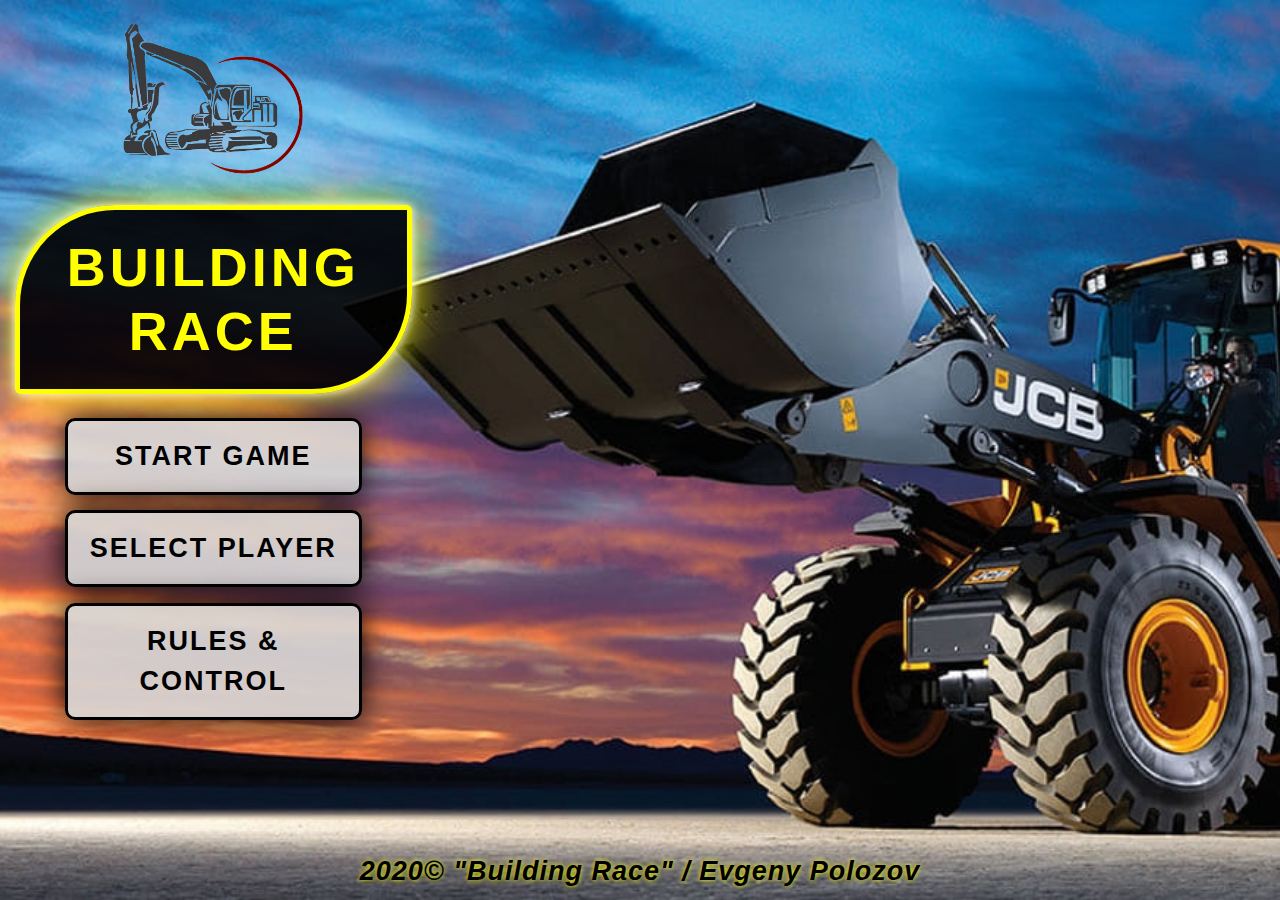
<file: index.html>
<!DOCTYPE html>
<html lang="en">

<head>
    <meta charset="UTF-8">
    <meta name="viewport" content="width=device-width, initial-scale=1.0">
    <title>building_race</title>
    <meta name="author" content="Polozov_Evgeny">
    <meta name="keywords" content="game, building race, игра, строительная гонка">
    <link rel="stylesheet" href="css/bootstrap.css">
    <link rel="stylesheet" href="css/style_start.css">
    <link rel="shortcut icon" href="img/favicon.ico">
</head>

<body>

    <section class="main">
        <div class="container-fluid">
            <div class="row row_name">
                <div class="col-lg-4 text-center justify-content-center">
                    <a href="https://www.jcb.com/ru-ru/stroitielstvo" target="_block"><img src="img/logo_race.png" alt="logo_race" width="50%"></a>
                    <h1>Building Race</h1>
                    <a href="game.html" target="_self"><button class="btn btn-info my_btn">Start Game</button></a>
                    <a href="player.html" target="_self"><button class="btn btn-info my_btn">Select Player</button></a>
                    <a href="rules.html" target="_self"><button class="btn btn-info my_btn">Rules & Control</button></a>
                </div>
                <div class="col-lg-8">
                </div>
            </div>
            <div class="row row_git">
                <div class="col-lg-12 text-center">
                    <h5>2020© "Building Race" / <a href="https://github.com/Polozov-Evgeny" target="_blank">Evgeny Polozov</a></h5>
            </div>
        </div>
    </section>

</body>

</html>
</file>
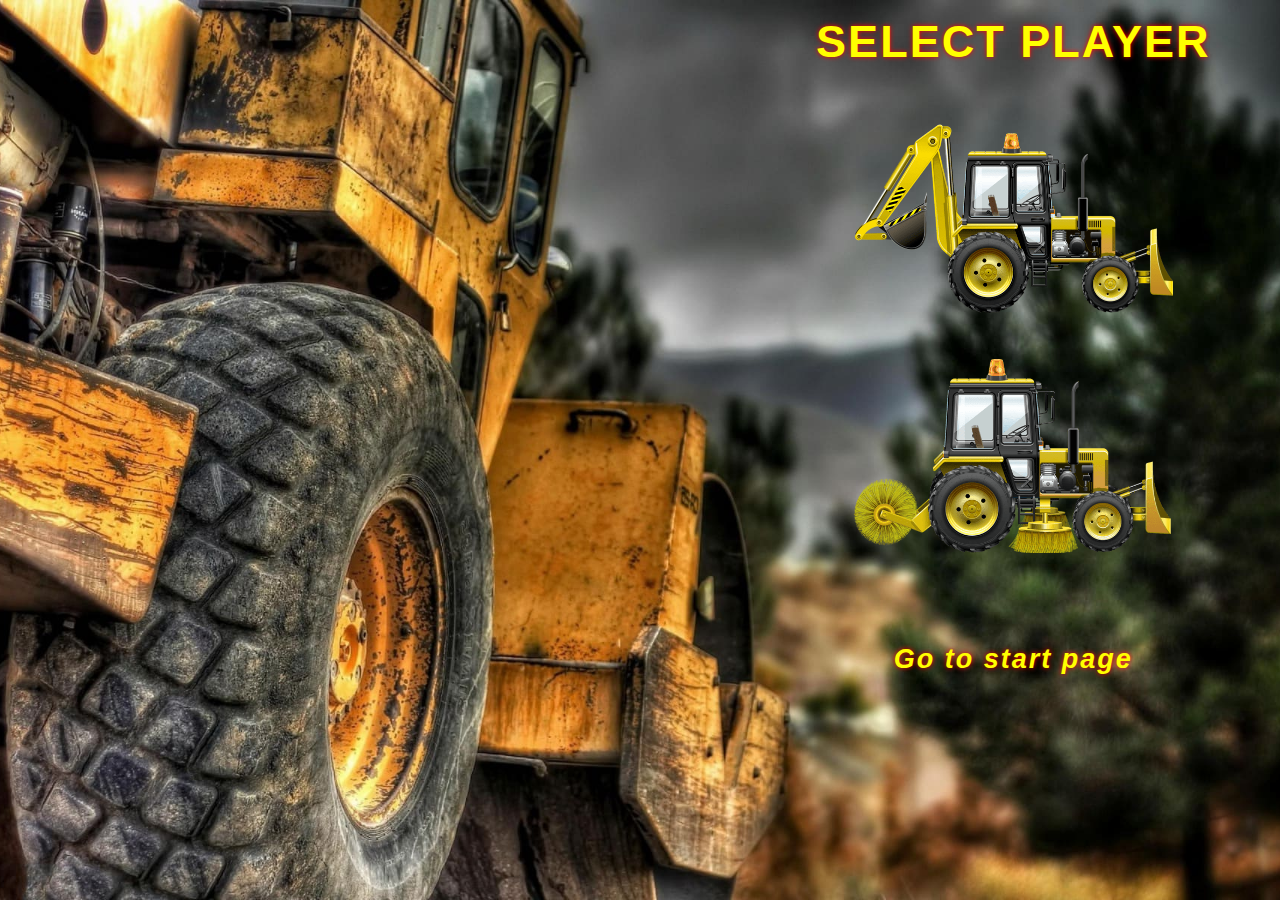
<file: index_player.html>
<!DOCTYPE html>
<html lang="en">

<head>
    <meta charset="UTF-8">
    <meta name="viewport" content="width=device-width, initial-scale=1.0">
    <title>building_race</title>
    <meta name="author" content="Polozov_Evgeny">
    <meta name="keywords" content="game, building race, игра, строительная гонка">
    <link rel="stylesheet" href="css/bootstrap.css">
    <link rel="stylesheet" href="css/style_player.css">
    <link rel="shortcut icon" href="img/favicon.ico">
</head>

<body>

    <section class="main">
        <div class="container-fluid">
            <div class="row row_select_player">
                <div class="col-lg-7">
                </div>
                <div class="col-lg-5 text-center justify-content-center">
                    <h2>Select Player</h2>
                    <div id="player1"><img src="img/player1.png" id="img_player1" alt="player1"></div>
                    <div id="player2"><img src="img/player2.png" id="img_player2" alt="player2"></div>
                    <h5><a href="index_start.html" target="_self">Go to start page</a></h5>
                </div>
            </div>
        </div>
    </section>

    <script src="script_player.js" async></script>
</body>

</html>
</file>
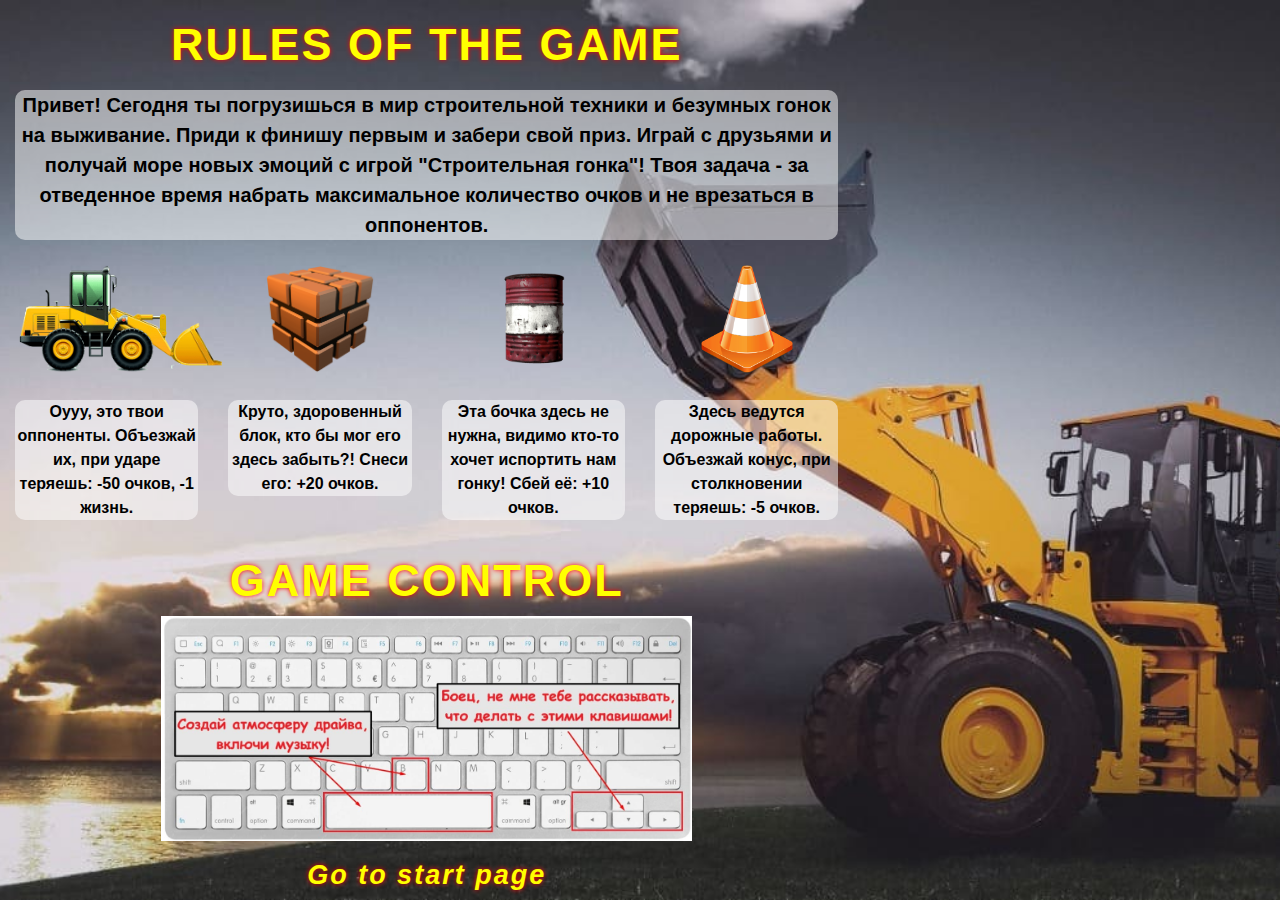
<file: index_rules.html>
<!DOCTYPE html>
<html lang="en">

<head>
    <meta charset="UTF-8">
    <meta name="viewport" content="width=device-width, initial-scale=1.0">
    <title>building_race</title>
    <meta name="author" content="Polozov_Evgeny">
    <meta name="keywords" content="game, building race, игра, строительная гонка">
    <link rel="stylesheet" href="css/bootstrap.css">
    <link rel="stylesheet" href="css/style_rules.css">
    <link rel="shortcut icon" href="img/favicon.ico">
</head>

<body>

    <section class="main">
        <div class="container-fluid">
            <div class="row row_rules1 text-center">
                <div class="col-lg-8">
                    <h2>Rules of the game</h2>
                    <p>Привет! Сегодня ты погрузишься в мир строительной техники и безумных гонок на выживание. Приди к финишу первым и забери свой приз. Играй с друзьями и получай море новых эмоций с игрой "Строительная гонка"! Твоя задача - за отведенное время набрать максимальное количество очков и не врезаться в оппонентов.</p>
                </div>
                <div class="col-lg-4"></div>
            </div>
            <div class="row row_rules2 text-center justify-content-center">
                <div class="col-lg-2">
                    <img src="img/enemy1.png" alt="enemy">
                </div>
                <div class="col-lg-2">
                    <img src="img/stone.png" alt="stone">
                </div>
                <div class="col-lg-2">
                    <img src="img/barrel.png" alt="barrel">
                </div>
                <div class="col-lg-2">
                    <img src="img/cone.png" alt="cone">
                </div>
                <div class="col-lg-4"></div>
            </div>
            <div class="row row_rules3 text-center">
                <div class="col-lg-2">
                    <p id="p1">Оууу, это твои оппоненты. Объезжай их, при ударе теряешь: -50 очков, -1 жизнь.</p>
                </div>
                <div class="col-lg-2">
                    <p id="p1">Круто, здоровенный блок, кто бы мог его здесь забыть?! Снеси его: +20 очков.</p>
                </div>
                <div class="col-lg-2">
                    <p id="p1">Эта бочка здесь не нужна, видимо кто-то хочет испортить нам гонку! Сбей её: +10 очков.</p>
                </div>
                <div class="col-lg-2">
                    <p id="p1">Здесь ведутся дорожные работы. Объезжай конус, при столкновении теряешь: -5 очков.</p>
                <div class="col-lg-4"></div></div>
            </div>
            <div class="row row_control text-center justify-content-center">
                <div class="col-lg-8">
                    <h2>Game control</h2>
                    <img id="control" src="img/control.jpg" alt="cone">
                    <h5><a href="index_start.html" target="_self">Go to start page</a></h5>
                </div>
                <div class="col-lg-4"></div>
            </div>
        </div>
    </section>

</body>

</html>
</file>
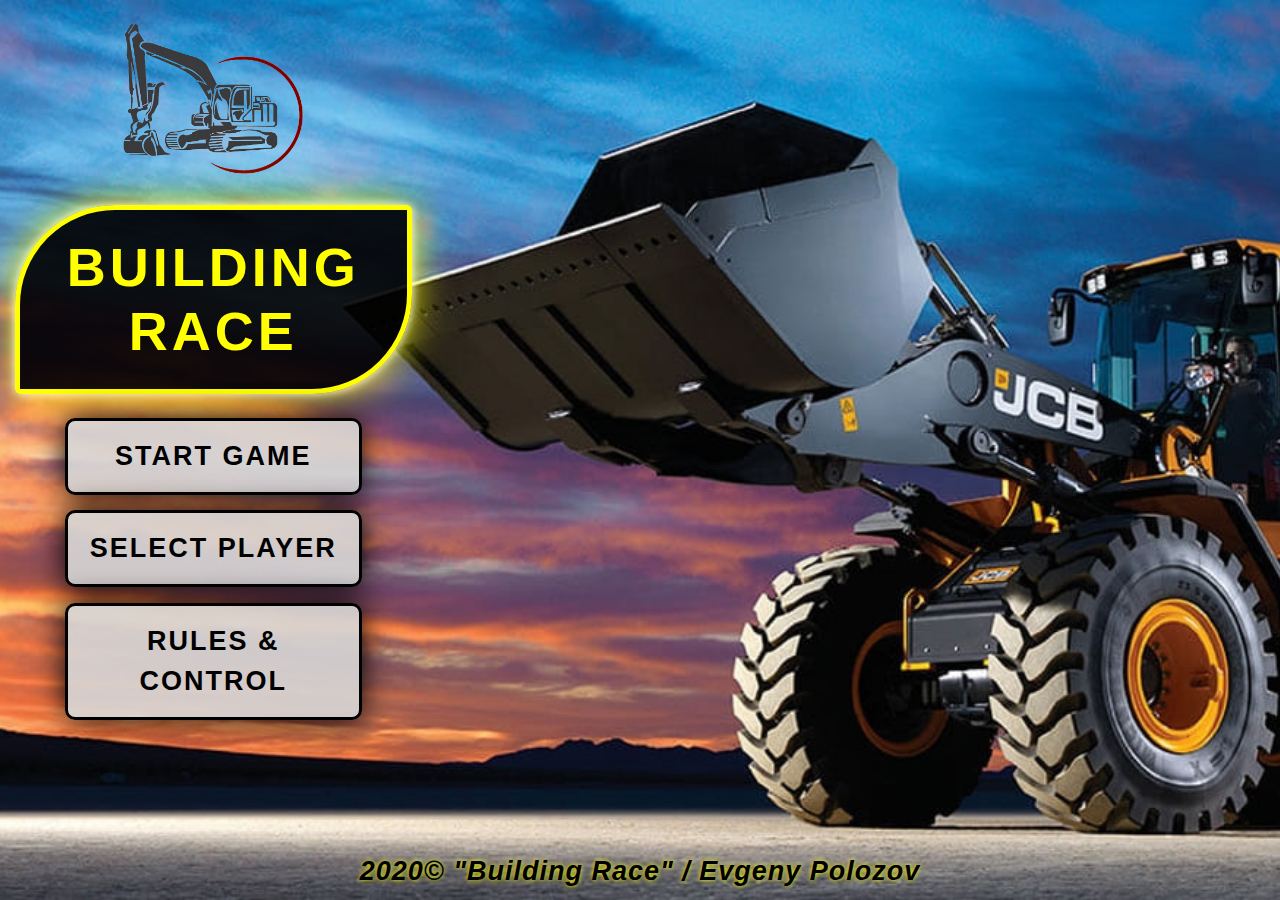
<file: index_start.html>
<!DOCTYPE html>
<html lang="en">

<head>
    <meta charset="UTF-8">
    <meta name="viewport" content="width=device-width, initial-scale=1.0">
    <title>building_race</title>
    <meta name="author" content="Polozov_Evgeny">
    <meta name="keywords" content="game, building race, игра, строительная гонка">
    <link rel="stylesheet" href="css/bootstrap.css">
    <link rel="stylesheet" href="css/style_start.css">
    <link rel="shortcut icon" href="img/favicon.ico">
</head>

<body>

    <section class="main">
        <div class="container-fluid">
            <div class="row row_name">
                <div class="col-lg-4 text-center justify-content-center">
                    <a href="https://www.jcb.com/ru-ru/stroitielstvo" target="_block"><img src="img/logo_race.png" alt="logo_race" width="50%"></a>
                    <h1>Building Race</h1>
                    <a href="index_game.html" target="_self"><button class="btn btn-info my_btn">Start Game</button></a>
                    <a href="index_player.html" target="_self"><button class="btn btn-info my_btn">Select Player</button></a>
                    <a href="index_rules.html" target="_self"><button class="btn btn-info my_btn">Rules & Control</button></a>
                </div>
                <div class="col-lg-8">
                </div>
            </div>
            <div class="row row_git">
                <div class="col-lg-12 text-center">
                    <h5>2020© "Building Race" / <a href="https://github.com/Polozov-Evgeny" target="_blank">Evgeny Polozov</a></h5>
            </div>
        </div>
    </section>

</body>

</html>
</file>
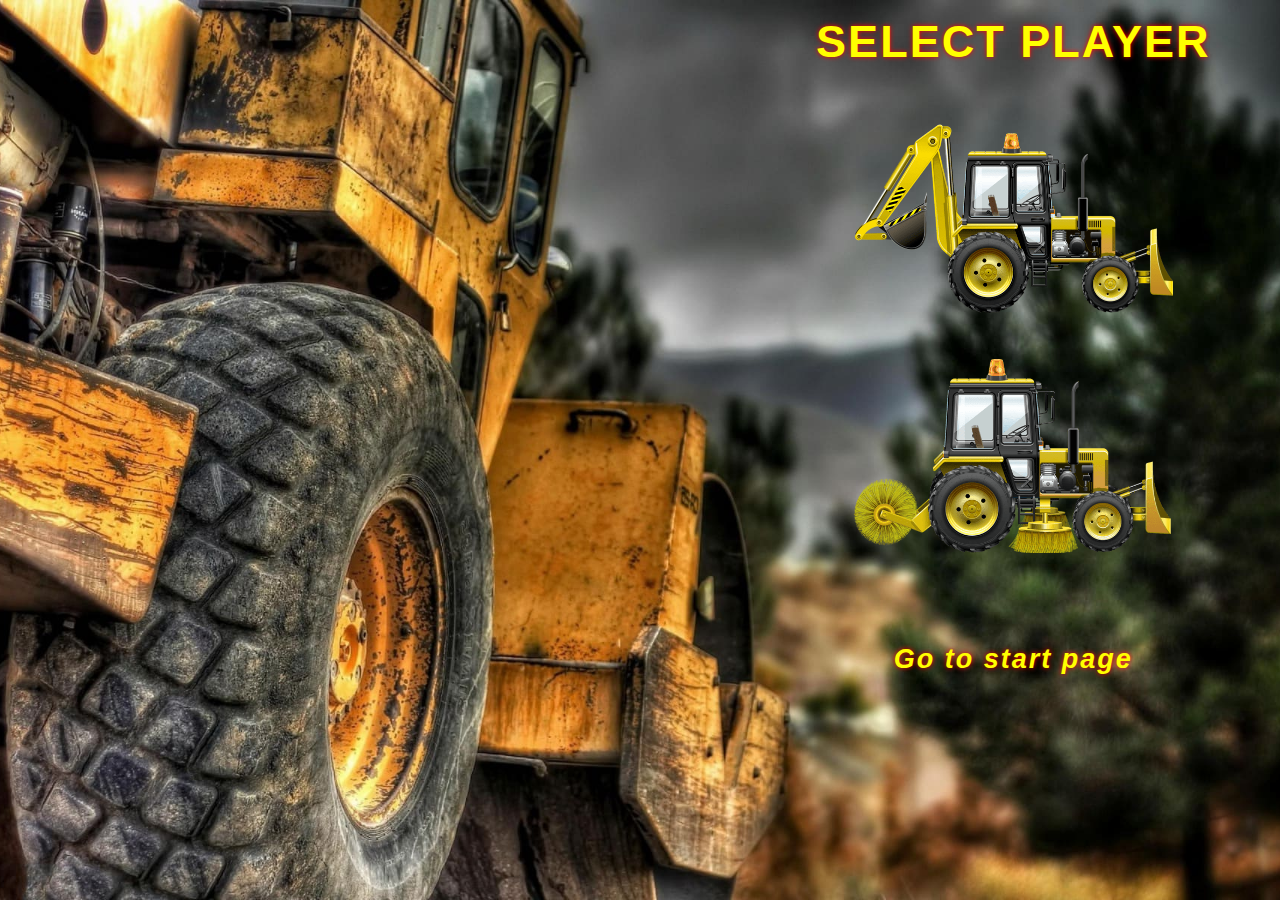
<file: player.html>
<!DOCTYPE html>
<html lang="en">

<head>
    <meta charset="UTF-8">
    <meta name="viewport" content="width=device-width, initial-scale=1.0">
    <title>building_race</title>
    <meta name="author" content="Polozov_Evgeny">
    <meta name="keywords" content="game, building race, игра, строительная гонка">
    <link rel="stylesheet" href="css/bootstrap.css">
    <link rel="stylesheet" href="css/style_player.css">
    <link rel="shortcut icon" href="img/favicon.ico">
</head>

<body>

    <section class="main">
        <div class="container-fluid">
            <div class="row row_select_player">
                <div class="col-lg-7">
                </div>
                <div class="col-lg-5 text-center justify-content-center">
                    <h2>Select Player</h2>
                    <div id="player1"><img src="img/player1.png" id="img_player1" alt="player1"></div>
                    <div id="player2"><img src="img/player2.png" id="img_player2" alt="player2"></div>
                    <h5><a href="index.html" target="_self">Go to start page</a></h5>
                </div>
            </div>
        </div>
    </section>

    <script src="script_player.js" async></script>
</body>

</html>
</file>
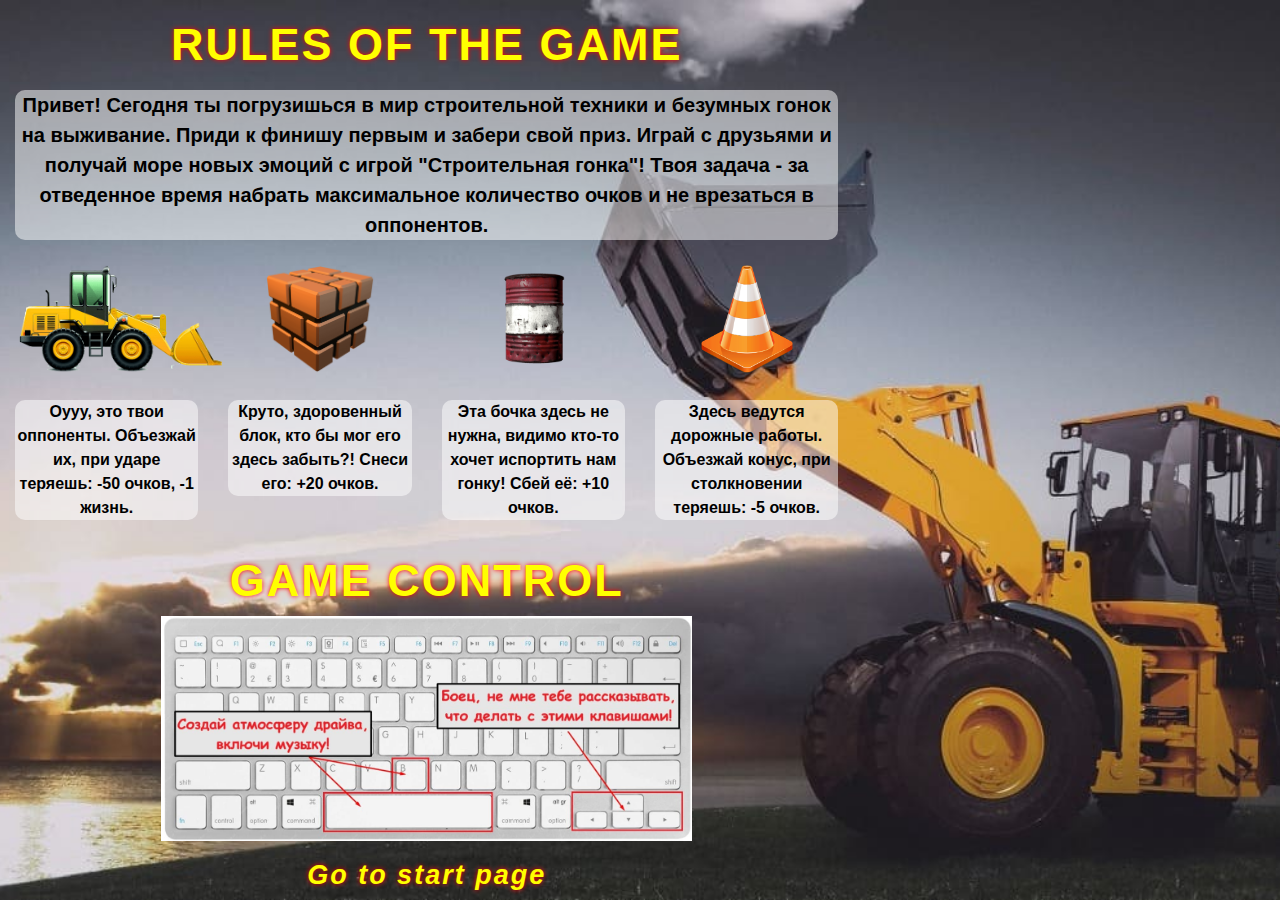
<file: rules.html>
<!DOCTYPE html>
<html lang="en">

<head>
    <meta charset="UTF-8">
    <meta name="viewport" content="width=device-width, initial-scale=1.0">
    <title>building_race</title>
    <meta name="author" content="Polozov_Evgeny">
    <meta name="keywords" content="game, building race, игра, строительная гонка">
    <link rel="stylesheet" href="css/bootstrap.css">
    <link rel="stylesheet" href="css/style_rules.css">
    <link rel="shortcut icon" href="img/favicon.ico">
</head>

<body>

    <section class="main">
        <div class="container-fluid">
            <div class="row row_rules1 text-center">
                <div class="col-lg-8">
                    <h2>Rules of the game</h2>
                    <p>Привет! Сегодня ты погрузишься в мир строительной техники и безумных гонок на выживание. Приди к финишу первым и забери свой приз. Играй с друзьями и получай море новых эмоций с игрой "Строительная гонка"! Твоя задача - за отведенное время набрать максимальное количество очков и не врезаться в оппонентов.</p>
                </div>
                <div class="col-lg-4"></div>
            </div>
            <div class="row row_rules2 text-center justify-content-center">
                <div class="col-lg-2">
                    <img src="img/enemy1.png" alt="enemy">
                </div>
                <div class="col-lg-2">
                    <img src="img/stone.png" alt="stone">
                </div>
                <div class="col-lg-2">
                    <img src="img/barrel.png" alt="barrel">
                </div>
                <div class="col-lg-2">
                    <img src="img/cone.png" alt="cone">
                </div>
                <div class="col-lg-4"></div>
            </div>
            <div class="row row_rules3 text-center">
                <div class="col-lg-2">
                    <p id="p1">Оууу, это твои оппоненты. Объезжай их, при ударе теряешь: -50 очков, -1 жизнь.</p>
                </div>
                <div class="col-lg-2">
                    <p id="p1">Круто, здоровенный блок, кто бы мог его здесь забыть?! Снеси его: +20 очков.</p>
                </div>
                <div class="col-lg-2">
                    <p id="p1">Эта бочка здесь не нужна, видимо кто-то хочет испортить нам гонку! Сбей её: +10 очков.</p>
                </div>
                <div class="col-lg-2">
                    <p id="p1">Здесь ведутся дорожные работы. Объезжай конус, при столкновении теряешь: -5 очков.</p>
                <div class="col-lg-4"></div></div>
            </div>
            <div class="row row_control text-center justify-content-center">
                <div class="col-lg-8">
                    <h2>Game control</h2>
                    <img id="control" src="img/control.jpg" alt="cone">
                    <h5><a href="index.html" target="_self">Go to start page</a></h5>
                </div>
                <div class="col-lg-4"></div>
            </div>
        </div>
    </section>

</body>

</html>
</file>
<file: css/style_start.css>
* {
    margin: 0;
    padding: 0;
    box-sizing: border-box;
}

body {
    background: url(../img/background_start.jpg);
    height: 100vh;
    background-size: cover;
    background-position: center;
    background-repeat: no-repeat;
}

.row_name {
    height: 95vh;
}

.row_git {
    height: 5vh;
}

a img {
    margin-top: 3%;
}

a img:hover {
    box-shadow: 0 0 10px #ffffff, 0 0 30px rgb(255, 0, 0);
}

a img:active {
    box-shadow: 0 0 10px #ffffff, 0 0 30px rgb(255, 255, 0);
}

h1 {
    display: inline-block;
    background-color: rgba(0, 0, 0, 0.9);
    color: rgb(255, 255, 0);
    padding: 25px;
    border-radius: 100px 5px;
    border: 5px solid rgb(255, 255, 0);
    font-family: sans-serif;
    box-shadow: 0 0 10px #ffffff, 0 0 40px rgb(255, 255, 0);
    font-size: 6vh;
    font-weight: 800;
    text-transform: uppercase;
    letter-spacing: 4px;
    margin-top: 5%;
}

.my_btn {
    background-color: rgba(215, 215, 215, 0.9);
    color: rgb(0, 0, 0);
    padding: 15px;
    width:75%;
    border-radius: 10px;
    border: 3px solid rgb(0, 0, 0);
    font-family: sans-serif;
    box-shadow: 0 0 30px rgb(0, 0, 0);
    font-size: 3vh;
    font-weight: 800;
    text-transform: uppercase;
    letter-spacing: 2px;
    margin-top: 4%;
}

.my_btn:hover {
    background-color: rgba(255, 255, 0, 0.9);
    color: rgb(0, 0, 0);
    border: 3px solid rgb(0, 0, 0);
    box-shadow: 0 0 30px rgb(0, 0, 0);
}

h5 {
    color:rgba(0, 0, 0, 1);
    font-family: sans-serif;
    font-style: italic;
    font-size: 3vh;
    font-weight: 800;
    letter-spacing: 1px;
    text-shadow: 0 0 5px rgba(255, 255, 0, 1);
}

h5 a {
    color:rgba(0, 0, 0, 1);
}

h5 a:hover {
    color:rgba(0, 0, 0, 1);
    text-shadow: 0 0 5px rgba(255, 0, 0, 1);
    text-decoration: none;
}
</file>
<file: css/style_player.css>
* {
    margin: 0;
    padding: 0;
    box-sizing: border-box;
}

body {
    background: url(../img/background_player.jpg);
    height: 100vh;
    background-size: cover;
    background-position: center;
    background-repeat: no-repeat;
}

h2 {
    color: rgb(255, 255, 0);
    text-shadow: 0 0 5px rgb(255, 0, 0);
    font-family: sans-serif;
    font-size: 5vh;
    font-weight: 800;
    text-transform: uppercase;
    letter-spacing: 2px;
    margin-top: 3%;
}

img {
    margin-top: 5vh;
    width: 25vw;
}

img:hover {
    box-shadow: 0 0 10px #ffffff, 0 0 30px rgb(255, 0, 0);
}

img:active {
    box-shadow: 0 0 10px #ffffff, 0 0 30px rgb(255, 255, 0);
}

#img_select {
    box-shadow: 0 0 10px #ffffff, 0 0 30px rgb(0, 200, 0);
}


h5 {
    margin-top: 10vh;
}

h5 a {
    color: rgb(255, 255, 0);
    text-shadow: 0 0 5px rgb(255, 0, 0);
    font-family: sans-serif;
    font-style: italic;
    font-size: 3vh;
    font-weight: 600;
    letter-spacing: 2px;
}

h5 a:hover {
    color:rgb(0, 0, 0);
    text-shadow: 0 0 5px rgba(255, 0, 0);
    text-decoration: none;
}
</file>
<file: css/style_rules.css>
* {
    margin: 0;
    padding: 0;
    box-sizing: border-box;
}

body {
    background: url(../img/background_rules.jpg);
    height: 100vh;
    background-size: cover;
    background-position: center;
    background-repeat: no-repeat;
}

h2 {
    color: rgb(255, 255, 0);
    text-shadow: 0 0 5px rgb(255, 0, 0);
    font-family: sans-serif;
    font-size: 5vh;
    font-weight: 800;
    text-transform: uppercase;
    letter-spacing: 2px;
    margin-top: 2vh;
}

p {
    font-family: sans-serif;
    color: rgb(0, 0, 0);
    background-color: rgba(255, 255, 255, 0.5);
    border-radius: 10px;
    font-size: 20px;
    font-weight: 600;
    margin-top: 2vh;
}

img {
    height: 12vh;
    margin-top: 1vh;
    margin-bottom: 1vh;
}

img:hover {
    box-shadow: 0 0 10px #ffffff, 0 0 30px rgb(255, 255, 0);
}

#p1 {
    font-family: sans-serif;
    color: rgb(0, 0, 0);
    font-size: 16px;
    font-weight: 700;
}

#control {
    height: 25vh;
    margin-top: 0vh;
    margin-bottom: 2vh;
}

h5 a {
    color: rgb(255, 255, 0);
    text-shadow: 0 0 5px rgb(255, 0, 0);
    font-family: sans-serif;
    font-style: italic;
    font-size: 3vh;
    font-weight: 600;
    letter-spacing: 2px;
}

h5 a:hover {
    color:rgb(0, 0, 0);
    text-shadow: 0 0 5px rgba(255, 0, 0);
    text-decoration: none;
}
</file>
